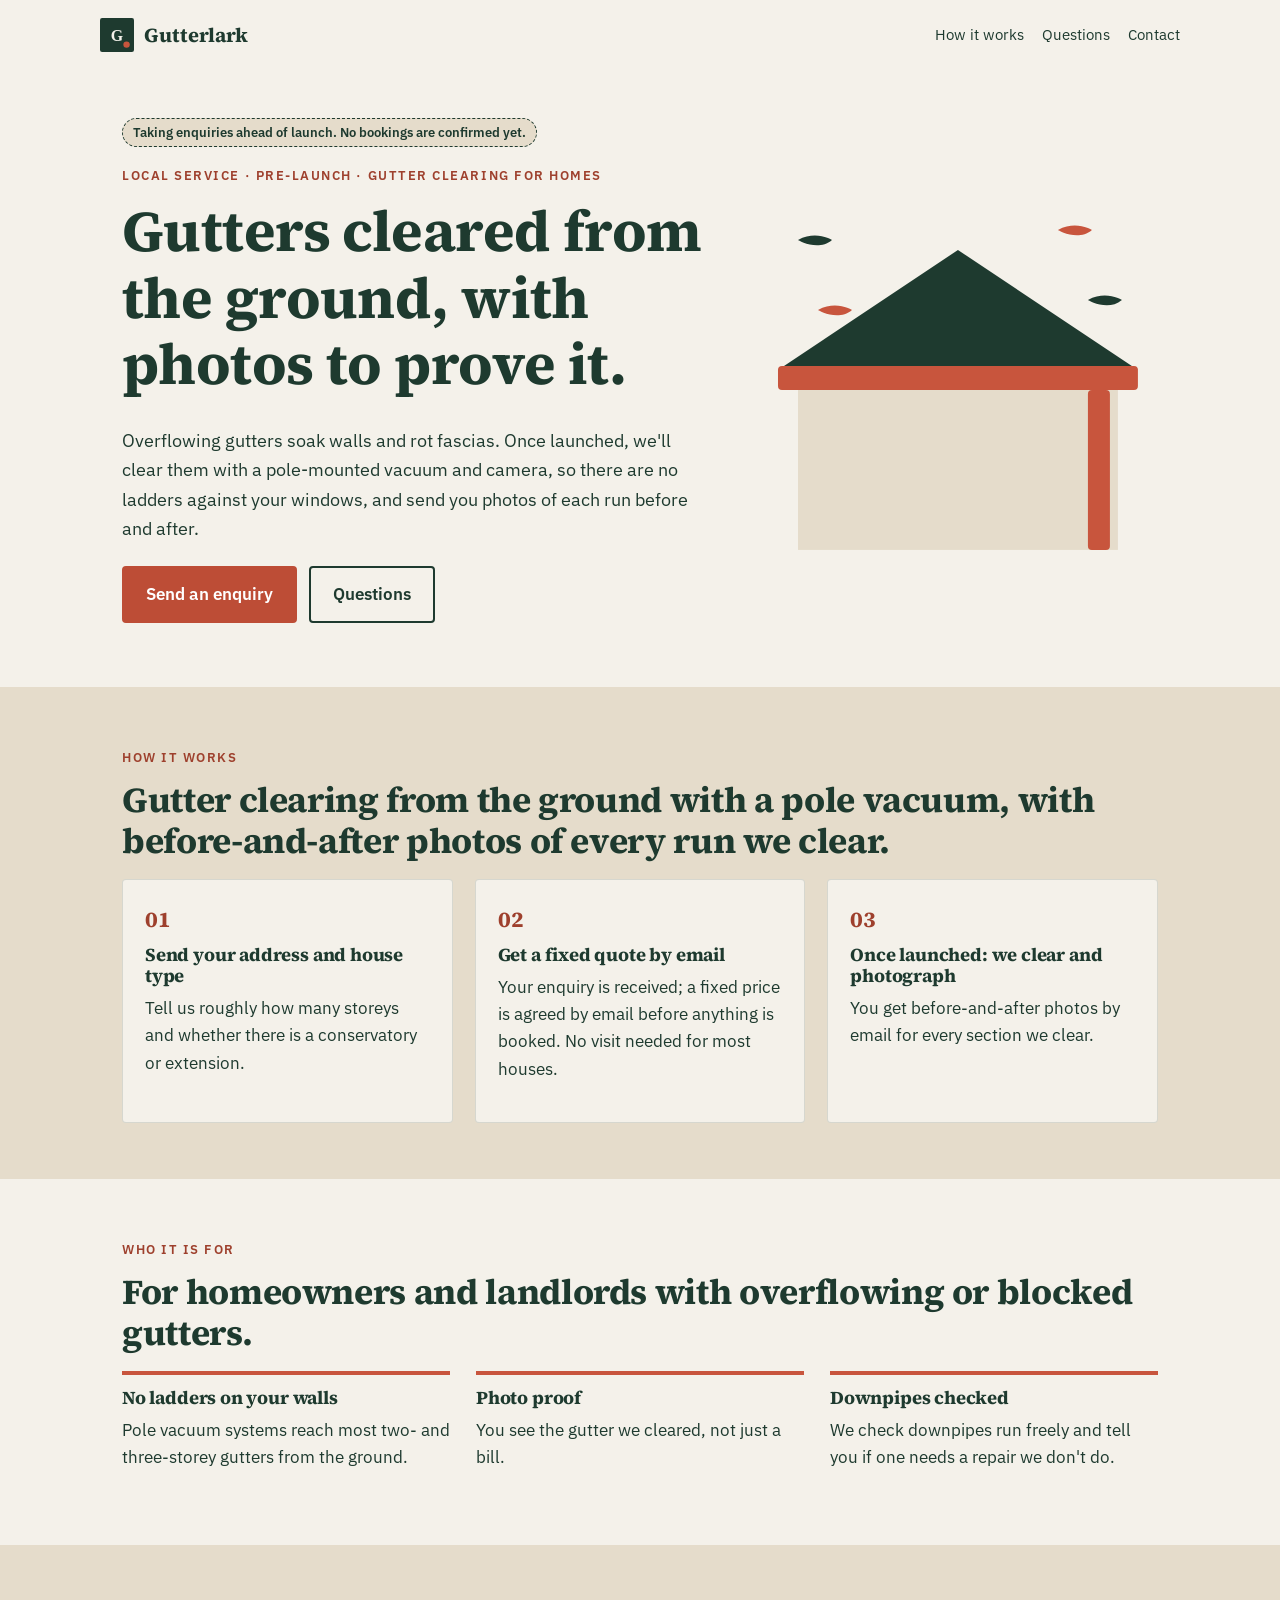
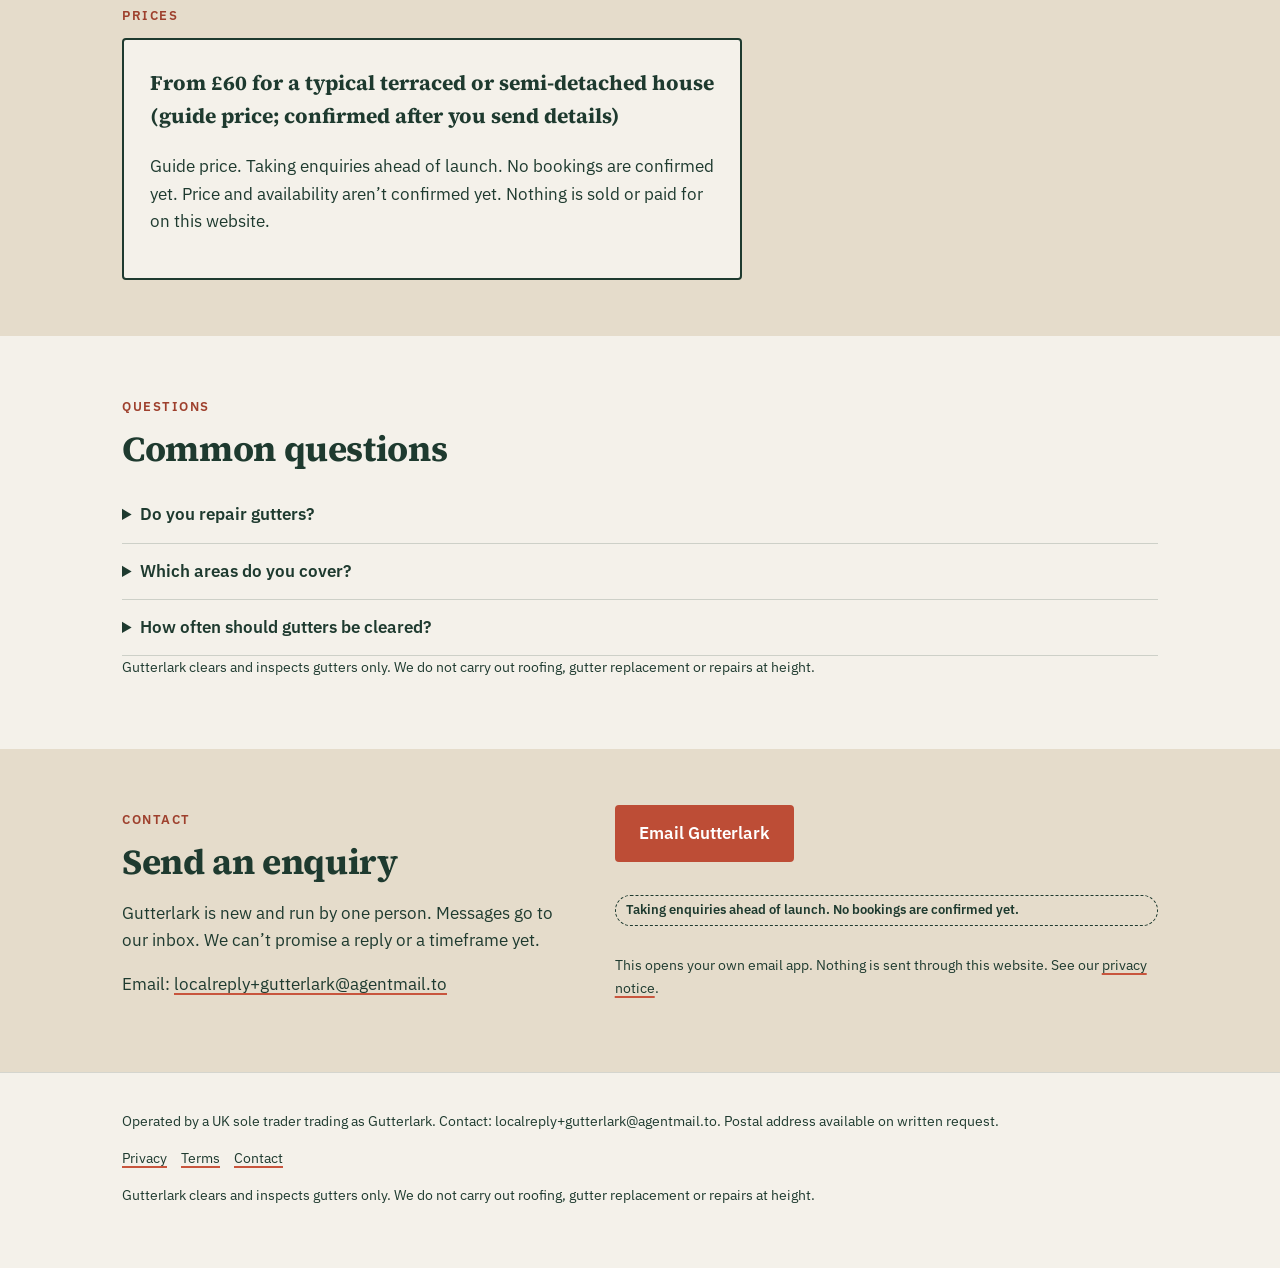
<file: index.html>
<!doctype html>
<html lang="en-GB">
<head>
<meta charset="utf-8">
<meta name="viewport" content="width=device-width, initial-scale=1">
<meta http-equiv="Content-Security-Policy" content="default-src 'self'; img-src 'self' data: https://localreplyloop.goatcounter.com; style-src 'self'; script-src 'self'; font-src 'self'; connect-src 'self'; form-action 'self'; base-uri 'self'; object-src 'none'">
<meta name="referrer" content="strict-origin-when-cross-origin">
<title>Gutterlark: Gutters cleared from the ground, with photos to prove it</title>
<meta name="description" content="Gutter clearing from the ground with a pole vacuum, with before-and-after photos of every run we clear.">
<meta name="theme-color" content="#1E3A2F">
<meta property="og:type" content="website"><meta property="og:title" content="Gutterlark: Gutters cleared from the ground, with photos to prove it"><meta property="og:description" content="Gutter clearing from the ground with a pole vacuum, with before-and-after photos of every run we clear.">
<meta property="og:image" content="https://evanturner557-del.github.io/gutterlark/assets/og.png"><meta property="og:image:width" content="1200"><meta property="og:image:height" content="630">
<meta property="og:image:alt" content="Gutterlark: Gutters cleared from the ground, with photos to prove it."><meta property="og:site_name" content="Gutterlark"><meta property="og:locale" content="en_GB">
<meta property="og:url" content="https://evanturner557-del.github.io/gutterlark/"><meta name="twitter:card" content="summary_large_image">
<link rel="canonical" href="https://evanturner557-del.github.io/gutterlark/">
<link rel="icon" href="assets/favicon.svg" type="image/svg+xml">
<link rel="stylesheet" href="assets/site.css">
<script src="assets/config.js"></script>
<script src="assets/analytics.js" defer></script>
<script src="_shared/kit.js" defer></script>
</head>
<body>
<a class="skip" href="#main">Skip to content</a>
<header><div class="wrap top"><a class="brand" href="./"><svg viewBox="0 0 64 64" aria-hidden="true" width="34" height="34"><rect width="64" height="64" rx="4" fill="#1E3A2F"/><text x="32" y="43" text-anchor="middle" font-family="Georgia, serif" font-weight="700" font-size="30" fill="#F4F1EA">G</text><circle cx="50" cy="50" r="6" fill="#C8553D"/></svg>Gutterlark</a><nav aria-label="Primary"><a href="#how">How it works</a><a href="#faq">Questions</a><a href="#contact">Contact</a></nav></div></header>
<main id="main">
<section class="hero"><div class="wrap"><div><span class="draft">Taking enquiries ahead of launch. No bookings are confirmed yet.</span><br><span class="eyebrow">Local service · pre-launch · Gutter clearing for homes</span><h1>Gutters cleared from the ground, with photos to prove it.</h1><p class="lede">Overflowing gutters soak walls and rot fascias. Once launched, we&#x27;ll clear them with a pole-mounted vacuum and camera, so there are no ladders against your windows, and send you photos of each run before and after.</p><div class="ctas"><a class="btn" href="#contact" data-cta="hero">Send an enquiry</a><a class="btn ghost" href="#faq" data-cta="hero-secondary">Questions</a></div></div><div class="art"><svg viewBox="0 0 400 400" aria-hidden="true" focusable="false" class="motif"><path d="M20 200 L200 80 L380 200Z" fill="#1E3A2F"/><rect x="40" y="200" width="320" height="180" fill="#E5DCCB"/><rect x="20" y="196" width="360" height="24" rx="4" fill="#C8553D"/><rect x="330" y="220" width="22" height="160" rx="4" fill="#C8553D"/><path d="M40 70 c18 -10 34 0 34 0 c-14 12 -34 0 -34 0z" fill="#1E3A2F"/><path d="M300 60 c18 -10 34 0 34 0 c-14 12 -34 0 -34 0z" fill="#C8553D"/><path d="M330 130 c18 -10 34 0 34 0 c-14 12 -34 0 -34 0z" fill="#1E3A2F"/><path d="M60 140 c18 -10 34 0 34 0 c-14 12 -34 0 -34 0z" fill="#C8553D"/></svg></div></div></section>
<section class="tint" id="how"><div class="wrap"><span class="eyebrow">How it works</span><h2>Gutter clearing from the ground with a pole vacuum, with before-and-after photos of every run we clear.</h2><div class="steps"><div class="step"><h3>Send your address and house type</h3><p>Tell us roughly how many storeys and whether there is a conservatory or extension.</p></div><div class="step"><h3>Get a fixed quote by email</h3><p>Your enquiry is received; a fixed price is agreed by email before anything is booked. No visit needed for most houses.</p></div><div class="step"><h3>Once launched: we clear and photograph</h3><p>You get before-and-after photos by email for every section we clear.</p></div></div></div></section>
<section><div class="wrap"><span class="eyebrow">Who it is for</span><h2>For homeowners and landlords with overflowing or blocked gutters.</h2><div class="points"><div class="point"><h3>No ladders on your walls</h3><p>Pole vacuum systems reach most two- and three-storey gutters from the ground.</p></div><div class="point"><h3>Photo proof</h3><p>You see the gutter we cleared, not just a bill.</p></div><div class="point"><h3>Downpipes checked</h3><p>We check downpipes run freely and tell you if one needs a repair we don&#x27;t do.</p></div></div></div></section>
<section class="tint" id="price"><div class="wrap"><span class="eyebrow">Prices</span><div class="pricebox"><p class="price">From £60 for a typical terraced or semi-detached house (guide price; confirmed after you send details)</p><p>Guide price. Taking enquiries ahead of launch. No bookings are confirmed yet. Price and availability aren’t confirmed yet. Nothing is sold or paid for on this website.</p></div></div></section>
<section id="faq"><div class="wrap"><span class="eyebrow">Questions</span><h2>Common questions</h2><details><summary>Do you repair gutters?</summary><p>No. We clear and check them. If we see a cracked joint or a loose bracket we tell you, with a photo, so you can get it fixed by a roofer.</p></details><details><summary>Which areas do you cover?</summary><p>Send your postcode in the form. We will tell you straight away if you are outside the area we can reach.</p></details><details><summary>How often should gutters be cleared?</summary><p>Most houses need it once a year, more often near tall trees. We will not push a plan you do not need.</p></details><p class="fine" style="margin-top:18px">Gutterlark clears and inspects gutters only. We do not carry out roofing, gutter replacement or repairs at height.</p></div></section>
<section class="tint" id="contact"><div class="wrap contact-grid"><div><span class="eyebrow">Contact</span><h2>Send an enquiry</h2><p>Gutterlark is new and run by one person. Messages go to our inbox. We can’t promise a reply or a timeframe yet.</p><p>Email: <a href="mailto:localreply+gutterlark@agentmail.to">localreply+gutterlark@agentmail.to</a></p></div><div class="form contact-mail"><p><a class="btn" href="mailto:localreply+gutterlark@agentmail.to?subject=%5BGutterlark%5D%20Enquiry" data-cta="enquire">Email Gutterlark</a></p><p class="draft">Taking enquiries ahead of launch. No bookings are confirmed yet.</p><p class="hint">This opens your own email app. Nothing is sent through this website. See our <a href="privacy.html">privacy notice</a>.</p></div></div></section>
</main><footer><div class="wrap"><p>Operated by a UK sole trader trading as Gutterlark. Contact: localreply+gutterlark@agentmail.to. Postal address available on written request.</p>
<p><a href="privacy.html">Privacy</a><a href="terms.html">Terms</a><a href="./#contact">Contact</a></p>
<p class="fine">Gutterlark clears and inspects gutters only. We do not carry out roofing, gutter replacement or repairs at height.</p></div></footer>
</body></html>
</file>
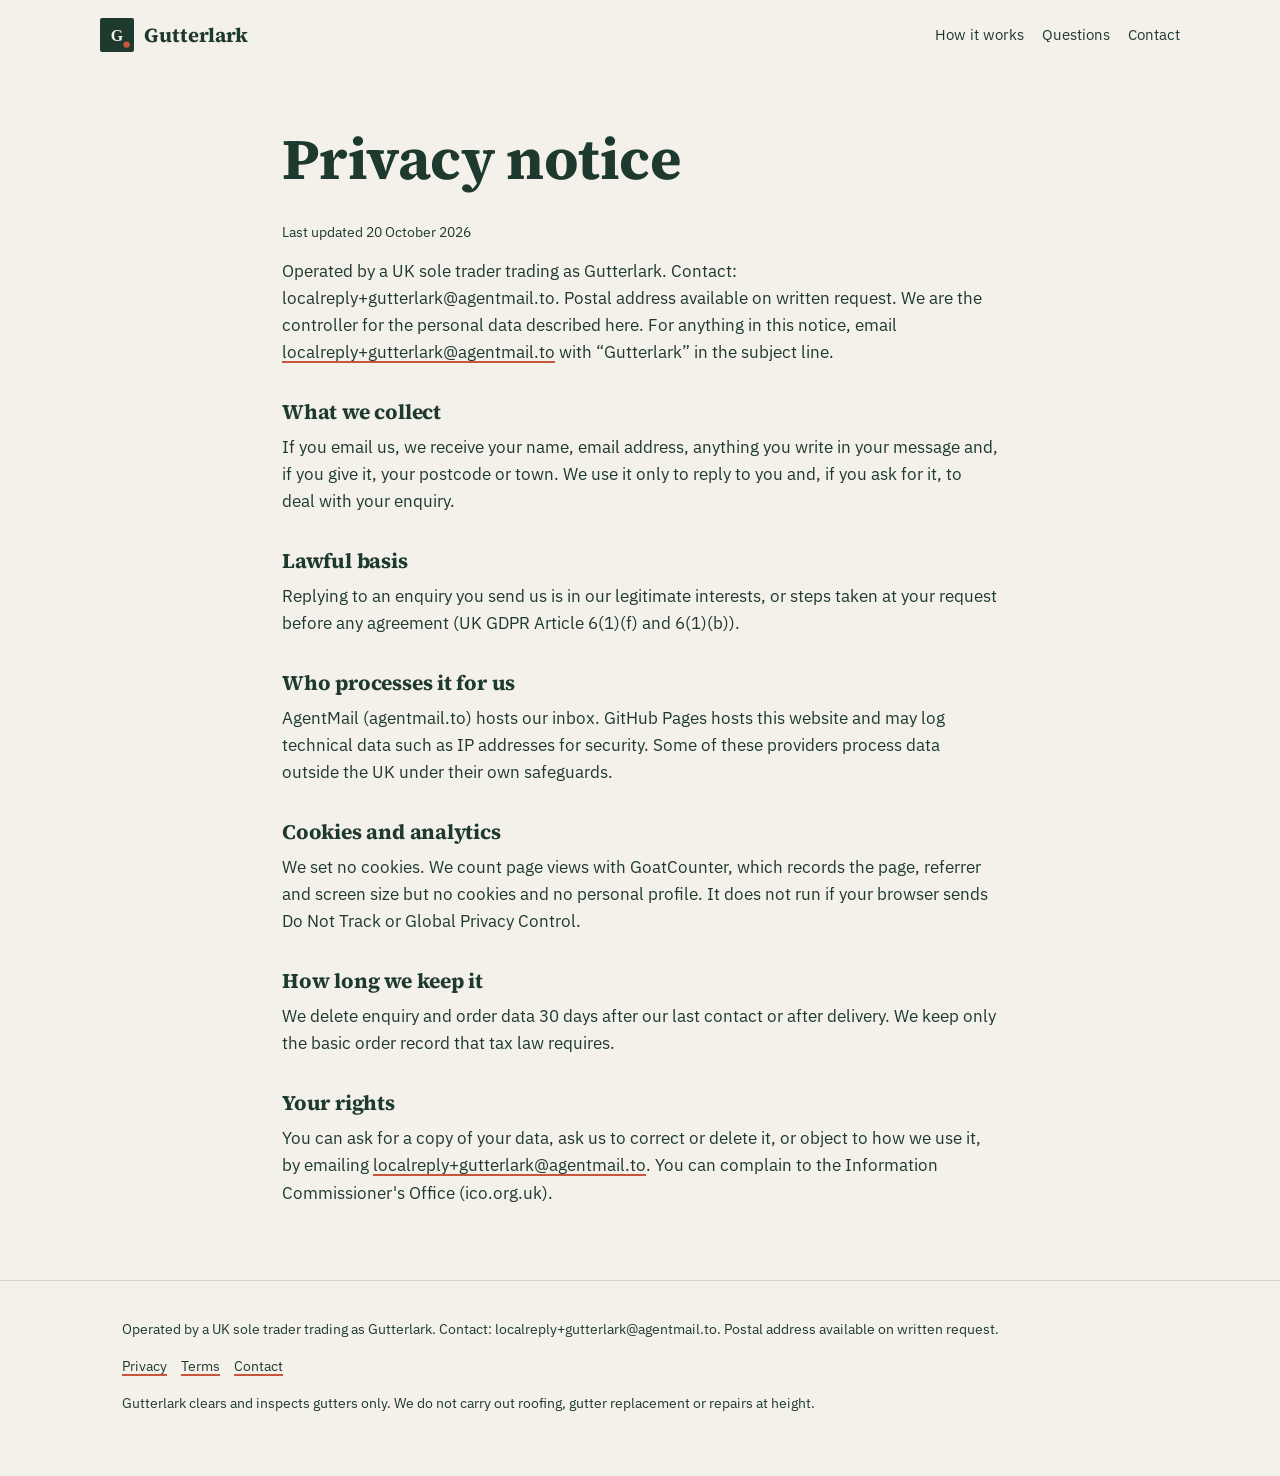
<file: privacy.html>
<!doctype html>
<html lang="en-GB">
<head>
<meta charset="utf-8">
<meta name="viewport" content="width=device-width, initial-scale=1">
<meta http-equiv="Content-Security-Policy" content="default-src 'self'; img-src 'self' data: https://localreplyloop.goatcounter.com; style-src 'self'; script-src 'self'; font-src 'self'; connect-src 'self'; form-action 'self'; base-uri 'self'; object-src 'none'">
<meta name="referrer" content="strict-origin-when-cross-origin">
<title>Privacy notice | Gutterlark</title>
<meta name="description" content="Privacy notice for Gutterlark.">
<meta name="theme-color" content="#1E3A2F">
<meta property="og:type" content="website"><meta property="og:title" content="Privacy notice | Gutterlark"><meta property="og:description" content="Privacy notice for Gutterlark.">
<meta property="og:image" content="https://evanturner557-del.github.io/gutterlark/assets/og.png"><meta property="og:image:width" content="1200"><meta property="og:image:height" content="630">
<meta property="og:image:alt" content="Gutterlark: Gutters cleared from the ground, with photos to prove it."><meta property="og:site_name" content="Gutterlark"><meta property="og:locale" content="en_GB">
<meta property="og:url" content="https://evanturner557-del.github.io/gutterlark/privacy.html"><meta name="twitter:card" content="summary_large_image">
<link rel="canonical" href="https://evanturner557-del.github.io/gutterlark/privacy.html">
<link rel="icon" href="assets/favicon.svg" type="image/svg+xml">
<link rel="stylesheet" href="assets/site.css">
<script src="assets/config.js"></script>
<script src="assets/analytics.js" defer></script>
<script src="_shared/kit.js" defer></script>
</head>
<body>
<a class="skip" href="#main">Skip to content</a>
<header><div class="wrap top"><a class="brand" href="./"><svg viewBox="0 0 64 64" aria-hidden="true" width="34" height="34"><rect width="64" height="64" rx="4" fill="#1E3A2F"/><text x="32" y="43" text-anchor="middle" font-family="Georgia, serif" font-weight="700" font-size="30" fill="#F4F1EA">G</text><circle cx="50" cy="50" r="6" fill="#C8553D"/></svg>Gutterlark</a><nav aria-label="Primary"><a href="#how">How it works</a><a href="#faq">Questions</a><a href="#contact">Contact</a></nav></div></header><main id="main"><section><div class="wrap legal"><h1>Privacy notice</h1><p class="fine">Last updated 20 October 2026</p>
<p><span>Operated by a UK sole trader trading as Gutterlark. Contact: localreply+gutterlark@agentmail.to. Postal address available on written request.</span> We are the controller for the personal data described here. For anything in this notice, email <a href="mailto:localreply+gutterlark@agentmail.to">localreply+gutterlark@agentmail.to</a> with “Gutterlark” in the subject line.</p>
<h2>What we collect</h2><p>If you email us, we receive your name, email address, anything you write in your message and, if you give it, your postcode or town. We use it only to reply to you and, if you ask for it, to deal with your enquiry.</p>
<h2>Lawful basis</h2><p>Replying to an enquiry you send us is in our legitimate interests, or steps taken at your request before any agreement (UK GDPR Article 6(1)(f) and 6(1)(b)).</p>
<h2>Who processes it for us</h2><p>AgentMail (agentmail.to) hosts our inbox. GitHub Pages hosts this website and may log technical data such as IP addresses for security. Some of these providers process data outside the UK under their own safeguards.</p>
<h2>Cookies and analytics</h2><p>We set no cookies. We count page views with GoatCounter, which records the page, referrer and screen size but no cookies and no personal profile. It does not run if your browser sends Do Not Track or Global Privacy Control.</p>
<h2>How long we keep it</h2><p>We delete enquiry and order data 30 days after our last contact or after delivery. We keep only the basic order record that tax law requires.</p>
<h2>Your rights</h2><p>You can ask for a copy of your data, ask us to correct or delete it, or object to how we use it, by emailing <a href="mailto:localreply+gutterlark@agentmail.to">localreply+gutterlark@agentmail.to</a>. You can complain to the Information Commissioner's Office (ico.org.uk).</p></div></section></main><footer><div class="wrap"><p>Operated by a UK sole trader trading as Gutterlark. Contact: localreply+gutterlark@agentmail.to. Postal address available on written request.</p>
<p><a href="privacy.html">Privacy</a><a href="terms.html">Terms</a><a href="./#contact">Contact</a></p>
<p class="fine">Gutterlark clears and inspects gutters only. We do not carry out roofing, gutter replacement or repairs at height.</p></div></footer>
</body></html>
</file>
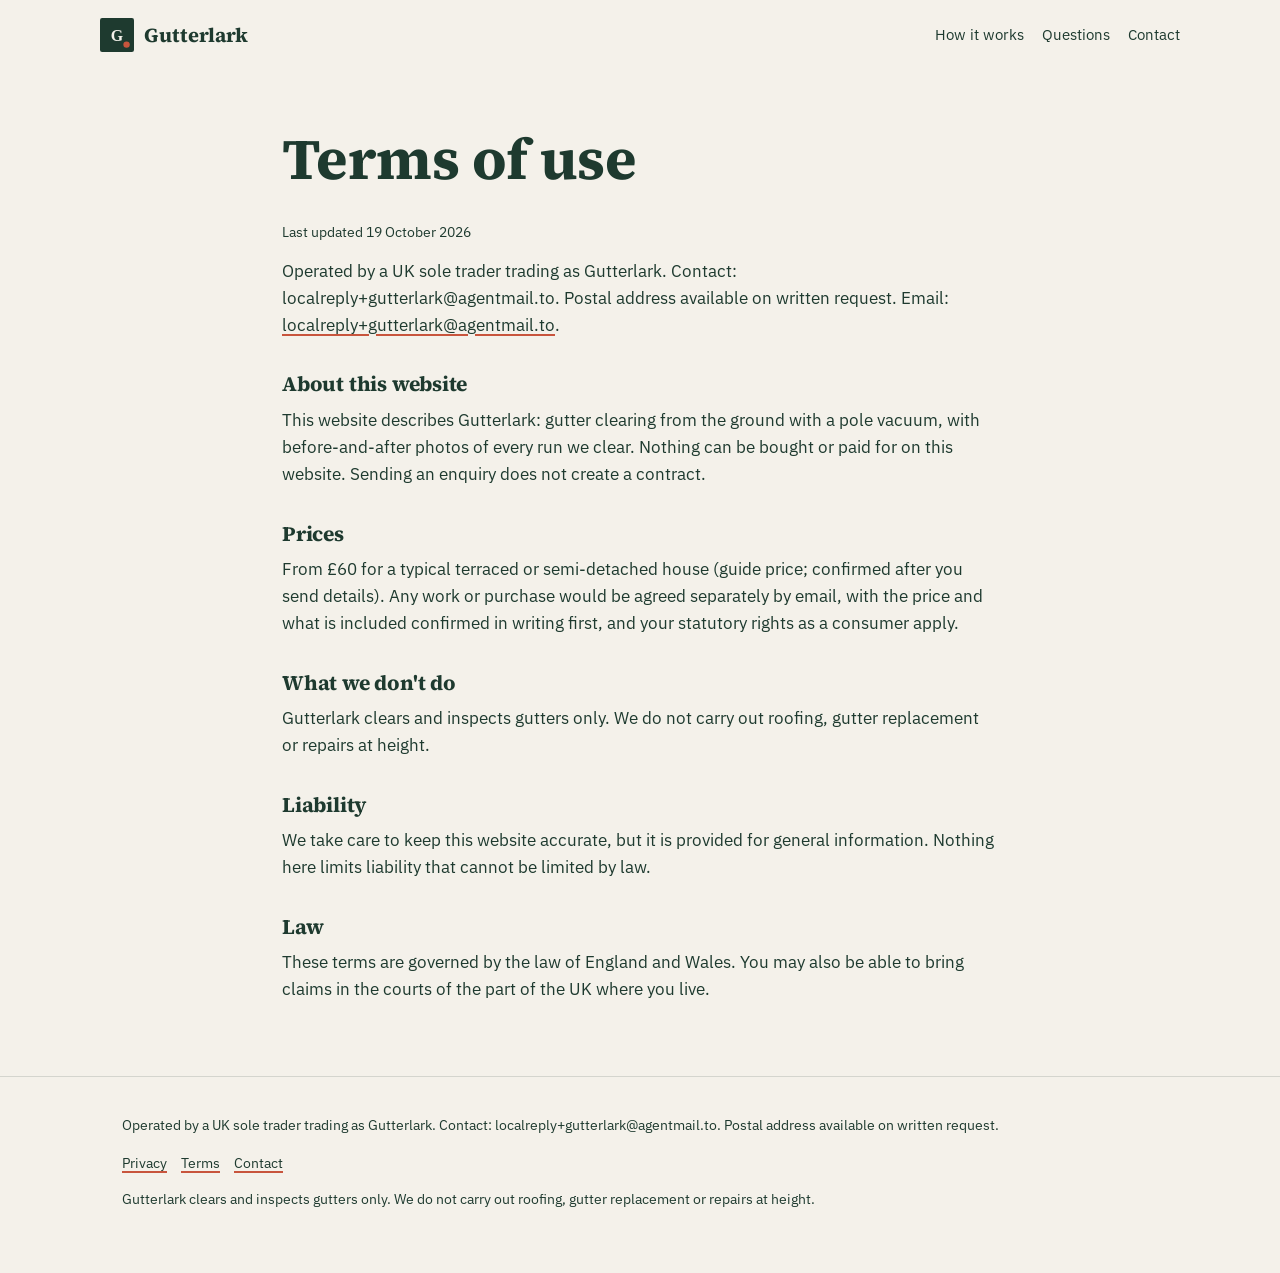
<file: terms.html>
<!doctype html>
<html lang="en-GB">
<head>
<meta charset="utf-8">
<meta name="viewport" content="width=device-width, initial-scale=1">
<meta http-equiv="Content-Security-Policy" content="default-src 'self'; img-src 'self' data: https://localreplyloop.goatcounter.com; style-src 'self'; script-src 'self'; font-src 'self'; connect-src 'self'; form-action 'self'; base-uri 'self'; object-src 'none'">
<meta name="referrer" content="strict-origin-when-cross-origin">
<title>Terms of use | Gutterlark</title>
<meta name="description" content="Terms of use for Gutterlark.">
<meta name="theme-color" content="#1E3A2F">
<meta property="og:type" content="website"><meta property="og:title" content="Terms of use | Gutterlark"><meta property="og:description" content="Terms of use for Gutterlark.">
<meta property="og:image" content="https://evanturner557-del.github.io/gutterlark/assets/og.png"><meta property="og:image:width" content="1200"><meta property="og:image:height" content="630">
<meta property="og:image:alt" content="Gutterlark: Gutters cleared from the ground, with photos to prove it."><meta property="og:site_name" content="Gutterlark"><meta property="og:locale" content="en_GB">
<meta property="og:url" content="https://evanturner557-del.github.io/gutterlark/terms.html"><meta name="twitter:card" content="summary_large_image">
<link rel="canonical" href="https://evanturner557-del.github.io/gutterlark/terms.html">
<link rel="icon" href="assets/favicon.svg" type="image/svg+xml">
<link rel="stylesheet" href="assets/site.css">
<script src="assets/config.js"></script>
<script src="assets/analytics.js" defer></script>
<script src="_shared/kit.js" defer></script>
</head>
<body>
<a class="skip" href="#main">Skip to content</a>
<header><div class="wrap top"><a class="brand" href="./"><svg viewBox="0 0 64 64" aria-hidden="true" width="34" height="34"><rect width="64" height="64" rx="4" fill="#1E3A2F"/><text x="32" y="43" text-anchor="middle" font-family="Georgia, serif" font-weight="700" font-size="30" fill="#F4F1EA">G</text><circle cx="50" cy="50" r="6" fill="#C8553D"/></svg>Gutterlark</a><nav aria-label="Primary"><a href="#how">How it works</a><a href="#faq">Questions</a><a href="#contact">Contact</a></nav></div></header><main id="main"><section><div class="wrap legal"><h1>Terms of use</h1><p class="fine">Last updated 19 October 2026</p>
<p><span>Operated by a UK sole trader trading as Gutterlark. Contact: localreply+gutterlark@agentmail.to. Postal address available on written request.</span> Email: <a href="mailto:localreply+gutterlark@agentmail.to">localreply+gutterlark@agentmail.to</a>.</p>
<h2>About this website</h2><p>This website describes Gutterlark: gutter clearing from the ground with a pole vacuum, with before-and-after photos of every run we clear. Nothing can be bought or paid for on this website. Sending an enquiry does not create a contract.</p>
<h2>Prices</h2><p>From £60 for a typical terraced or semi-detached house (guide price; confirmed after you send details). Any work or purchase would be agreed separately by email, with the price and what is included confirmed  in writing first, and your statutory rights as a consumer apply.</p>
<h2>What we don't do</h2><p>Gutterlark clears and inspects gutters only. We do not carry out roofing, gutter replacement or repairs at height.</p>
<h2>Liability</h2><p>We take care to keep this website accurate, but it is provided for general information. Nothing here limits liability that cannot be limited by law.</p>
<h2>Law</h2><p>These terms are governed by the law of England and Wales. You may also be able to bring claims in the courts of the part of the UK where you live.</p></div></section></main><footer><div class="wrap"><p>Operated by a UK sole trader trading as Gutterlark. Contact: localreply+gutterlark@agentmail.to. Postal address available on written request.</p>
<p><a href="privacy.html">Privacy</a><a href="terms.html">Terms</a><a href="./#contact">Contact</a></p>
<p class="fine">Gutterlark clears and inspects gutters only. We do not carry out roofing, gutter replacement or repairs at height.</p></div></footer>
</body></html>
</file>
<file: assets/site.css>
@font-face{font-family:'Source Serif 4';font-weight:700;font-style:normal;font-display:swap;src:url(fonts/source-serif-4-latin-700-normal.woff2) format('woff2')}
@font-face{font-family:'IBM Plex Sans';font-weight:400;font-style:normal;font-display:swap;src:url(fonts/ibm-plex-sans-latin-400-normal.woff2) format('woff2')}
@font-face{font-family:'IBM Plex Sans';font-weight:600;font-style:normal;font-display:swap;src:url(fonts/ibm-plex-sans-latin-600-normal.woff2) format('woff2')}
:root{--ink:#1E3A2F;--paper:#F4F1EA;--acc:#C8553D;--acc-text:#9E402D;--on-acc:#FFFFFF;--acc-btn:#BD4D36;--soft:#E5DCCB;--on-ink:#F4F1EA;--r:4px;--br:4px;--head:'Source Serif 4', Georgia, serif;--body:'IBM Plex Sans', system-ui, sans-serif}
*,*::before,*::after{box-sizing:border-box}html{scroll-behavior:smooth}@media (prefers-reduced-motion:reduce){html{scroll-behavior:auto}*{transition:none!important}}
body{margin:0;font-family:var(--body);color:var(--ink);background:var(--paper);line-height:1.6;font-size:17px;-webkit-font-smoothing:antialiased}
h1,h2,h3{font-family:var(--head);line-height:1.15;margin:0 0 .5em;letter-spacing:-.01em}h1{font-size:clamp(2.1rem,5vw,3.6rem)}h2{font-size:clamp(1.5rem,3vw,2.2rem)}h3{font-size:1.15rem}
p{margin:0 0 1em}a{color:var(--ink);text-decoration-color:var(--acc);text-underline-offset:3px;text-decoration-thickness:2px}
.wrap{max-width:1080px;margin:0 auto;padding:0 22px}.skip{position:absolute;left:-999px}.skip:focus{left:12px;top:12px;background:var(--ink);color:var(--on-ink);padding:8px 12px;z-index:9}
:focus-visible{outline:3px solid var(--acc);outline-offset:2px}
.top{display:flex;align-items:center;justify-content:space-between;padding:18px 0;gap:16px}.brand{display:flex;align-items:center;gap:10px;font-family:var(--head);font-weight:700;font-size:1.25rem;text-decoration:none}
.top nav a{margin-left:18px;font-size:.95rem;text-decoration:none}.top nav a:hover{text-decoration:underline}
.btn{display:inline-block;background:var(--acc-btn);color:var(--on-acc);padding:13px 22px;border-radius:var(--br);font-weight:600;text-decoration:none;border:2px solid var(--acc-btn);cursor:pointer;font:inherit;font-weight:600}
.btn:hover{filter:none;box-shadow:inset 0 0 0 2px currentColor}.btn.ghost{background:transparent;color:var(--ink);border-color:var(--ink)}
.eyebrow{display:inline-block;font-size:.8rem;letter-spacing:.12em;text-transform:uppercase;font-weight:600;color:var(--acc-text);margin-bottom:12px}
.hero{padding:48px 0 64px}.hero .lede{font-size:1.15rem;max-width:40em}.ctas{display:flex;gap:12px;flex-wrap:wrap;margin-top:22px}
.motif{width:100%;height:auto;max-width:420px;display:block}.art{margin:0}
.draft{display:inline-block;background:var(--soft);border:1px dashed var(--ink);padding:3px 10px;border-radius:999px;font-size:.82rem;font-weight:600;margin-bottom:14px}
section{padding:56px 0}.tint{background:var(--soft)}
.steps{display:grid;grid-template-columns:repeat(auto-fit,minmax(220px,1fr));gap:22px;counter-reset:s}
.step{padding:22px;border-radius:var(--r);background:var(--paper);border:1px solid color-mix(in srgb,var(--ink) 14%,transparent)}
.step::before{counter-increment:s;content:"0" counter(s);font-family:var(--head);font-weight:700;color:var(--acc-text);display:block;font-size:1.4rem;margin-bottom:6px}
.points{display:grid;grid-template-columns:repeat(auto-fit,minmax(240px,1fr));gap:26px}.point h3{border-top:4px solid var(--acc);padding-top:12px}
.price{font-family:var(--head);font-size:1.3rem;font-weight:700}.pricebox{border:2px solid var(--ink);border-radius:var(--r);padding:26px;max-width:620px;background:var(--paper)}
details{border-bottom:1px solid color-mix(in srgb,var(--ink) 18%,transparent);padding:14px 0}summary{cursor:pointer;font-weight:600}details p{margin-top:10px}
.form{display:grid;gap:14px;max-width:620px}.form label{font-weight:600;font-size:.95rem;display:block;margin-bottom:4px}
.form input,.form textarea,.form select{width:100%;padding:12px;border:1.5px solid color-mix(in srgb,var(--ink) 40%,transparent);border-radius:calc(var(--r)/2);font:inherit;background:#fff;color:#111}
.form textarea{min-height:120px}.hint,.fine{font-size:.88rem}.form-status{font-weight:600}
.contact-grid{display:grid;grid-template-columns:1fr 1.2fr;gap:40px}@media(max-width:800px){.contact-grid{grid-template-columns:1fr}.top nav a:not([href="#contact"]){display:none}.top nav a{margin-left:0;padding:10px 0;font-weight:600}}
footer{padding:36px 0 48px;font-size:.9rem;border-top:1px solid color-mix(in srgb,var(--ink) 15%,transparent)}footer a{margin-right:14px}
.tool{background:var(--paper);border:2px solid var(--ink);border-radius:var(--r);padding:26px;max-width:640px}.tool .row{display:grid;grid-template-columns:1fr 140px;gap:12px;align-items:center;margin-bottom:10px}
.tool input[type=number]{padding:10px;border:1.5px solid var(--ink);border-radius:8px;font:inherit;width:100%}.result{margin-top:16px;padding:16px;background:var(--soft);border-radius:calc(var(--r)/2);min-height:3em}
.check h3{margin-top:18px}.check label{display:flex;gap:10px;align-items:flex-start;padding:6px 0}.check input{width:20px;height:20px;accent-color:var(--acc)}
.legal{max-width:760px}.legal h2{font-size:1.3rem;margin-top:1.6em}
.hero .wrap{display:grid;grid-template-columns:1.25fr .85fr;gap:48px;align-items:center}@media(max-width:800px){.hero .wrap{grid-template-columns:1fr}.hero .art{max-width:180px;margin-top:-8px}}
</file>
